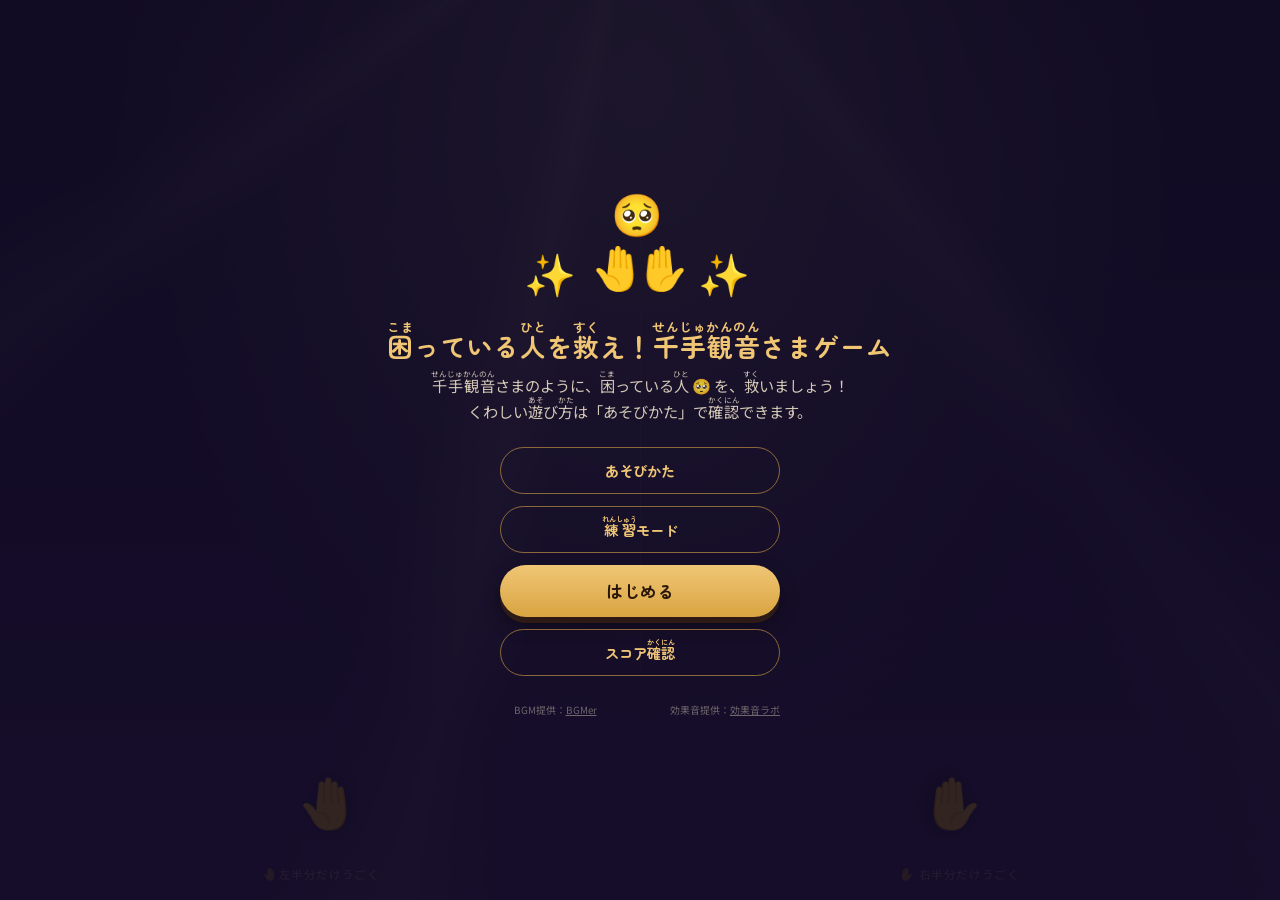
<file: index.html>
<!DOCTYPE html>
<html lang="ja">
<head>

<!-- Google tag (gtag.js) -->
<script async src="https://www.googletagmanager.com/gtag/js?id=G-M7HT9E8ZNC"></script>
<script>
  window.dataLayer = window.dataLayer || [];
  function gtag(){dataLayer.push(arguments);}
  gtag('js', new Date());

  gtag('config', 'G-M7HT9E8ZNC');
</script>

<meta charset="UTF-8">
<meta name="viewport" content="width=device-width, initial-scale=1, maximum-scale=1, user-scalable=no, viewport-fit=cover">
<title>困っている人を救え！千手観音さまゲーム ｜ 千手観音まつり</title>
<link rel="preconnect" href="https://fonts.googleapis.com">
<link rel="preconnect" href="https://fonts.gstatic.com" crossorigin>
<link href="https://fonts.googleapis.com/css2?family=Zen+Maru+Gothic:wght@400;700&family=Noto+Sans+JP:wght@400;700&display=swap" rel="stylesheet">
<link rel="stylesheet" href="css/style.css">
</head>
<body class="game-page">
<div id="app">
  <div id="hud" class="hidden">
    <div class="hud-box"><span class="hud-label">のこり時間</span><span id="timer">42</span>秒</div>
    <button class="hud-btn" id="abort-btn">中断して<br>最初にもどる</button>
  </div>

  <div id="demo-hud" class="hidden">
    <div class="demo-badge"><ruby>練習<rt>れんしゅう</rt></ruby>モード</div>
    <button class="btn demo-exit-btn" id="demo-exit-btn"><ruby>練習<rt>れんしゅう</rt></ruby>モードを<br><ruby>終了<rt>しゅうりょう</rt></ruby>してもどる</button>
  </div>

  <div id="score-display" class="hidden">
    <span class="score-label"><ruby>救<rt>すく</rt></ruby>った<ruby>人数<rt>にんずう</rt></ruby></span>
    <span id="score">0</span>
  </div>

  <div id="stage">
    <div id="midline"></div>
    <div class="zone-hint" id="hint-left"><span class="emoji-rot emoji-rot-left">🫲</span> 左半分だけうごく</div>
    <div class="zone-hint" id="hint-right"><span class="emoji-rot emoji-rot-right">🫲</span> 右半分だけうごく</div>
    <div class="hand" id="hand-left">🫲</div>
    <div class="hand" id="hand-right">🫲</div>
  </div>

  <!-- TOP画面 -->
  <div class="overlay" id="start-screen">
    <div class="big-emoji-row">🥺<br>✨<span class="emoji-rot emoji-rot-left">🫲</span><span class="emoji-rot emoji-rot-right">🫲</span>✨</div>
    <h1><ruby>困<rt>こま</rt></ruby>っている<ruby>人<rt>ひと</rt></ruby>を<ruby>救<rt>すく</rt></ruby>え！<ruby>千手観音<rt>せんじゅかんのん</rt></ruby>さまゲーム</h1>
    <div class="sub">
      <ruby>千手観音<rt>せんじゅかんのん</rt></ruby>さまのように、<ruby>困<rt>こま</rt></ruby>っている<ruby>人<rt>ひと</rt></ruby> 🥺 を、<ruby>救<rt>すく</rt></ruby>いましょう！<br>
      くわしい<ruby>遊<rt>あそ</rt></ruby>び<ruby>方<rt>かた</rt></ruby>は「あそびかた」で<ruby>確認<rt>かくにん</rt></ruby>できます。
    </div>
    <div class="menu-buttons">
      <a class="btn btn-secondary" href="how-to-play.html">あそびかた</a>
      <button class="btn btn-secondary" id="demo-btn"><ruby>練習<rt>れんしゅう</rt></ruby>モード</button>
      <button class="btn" id="start-btn">はじめる</button>
      <button class="btn btn-secondary" id="score-btn">スコア<ruby>確認<rt>かくにん</rt></ruby></button>
    </div>
    <div class="credit-row">
      <div class="credit-col">BGM提供：<a href="https://bgmer.net/" target="_blank" rel="noopener">BGMer</a></div>
      <div class="credit-col">効果音提供：<a href="https://soundeffect-lab.info/" target="_blank" rel="noopener">効果音ラボ</a></div>
    </div>
  </div>

  <!-- 結果画面 -->
  <div class="overlay hidden" id="end-screen">
    <div class="result-score" id="final-score">0</div>
    <div class="result-label"><ruby>人<rt>にん</rt></ruby>を<ruby>救<rt>すく</rt></ruby>いました</div>
    <div class="lore">
      <p>
        <ruby>大崎市田尻総合支所<rt>おおさきしたじりそうごうししょ</rt></ruby>に<ruby>展示<rt>てんじ</rt></ruby>されている<ruby>木造千手観音坐像<rt>もくぞうせんじゅかんのんざぞう</rt></ruby>を、
        <ruby>実際<rt>じっさい</rt></ruby>に<ruby>見<rt>み</rt></ruby>てみよう！
      </p>
      <p>
        ↓にニックネームを<ruby>入力<rt>にゅうりょく</rt></ruby>して<ruby>保存<rt>ほぞん</rt></ruby>すると、スコアランキングに<ruby>参加<rt>さんか</rt></ruby>できるよ。
      </p>
    </div>
    <div class="save-score-row">
      <input type="text" id="name-input" maxlength="10" placeholder="ニックネーム（10文字まで）">
      <button class="btn save-btn" id="save-score-btn"><ruby>保存<rt>ほぞん</rt></ruby></button>
    </div>
    <div class="save-note hidden" id="save-note"><ruby>保存<rt>ほぞん</rt></ruby>しました！</div>
    <button class="btn btn-secondary" id="retry-btn">トップにもどる</button>
  </div>

  <!-- スコア確認画面 -->
  <div class="overlay hidden" id="score-screen">
    <h1>スコアランキング</h1>
    <div class="sub">この端末のブラウザに保存された記録です</div>
    <ol class="score-list hidden" id="score-list"></ol>
    <div class="score-empty hidden" id="score-empty">まだ<ruby>記録<rt>きろく</rt></ruby>がありません</div>
    <button class="btn" id="score-close-btn">トップにもどる</button>
    <button class="link-small" id="clear-scores-btn">記録を全部消す</button>
  </div>
</div>

<script src="js/storage.js"></script>
<script src="js/game.js"></script>
</body>
</html>
</file>
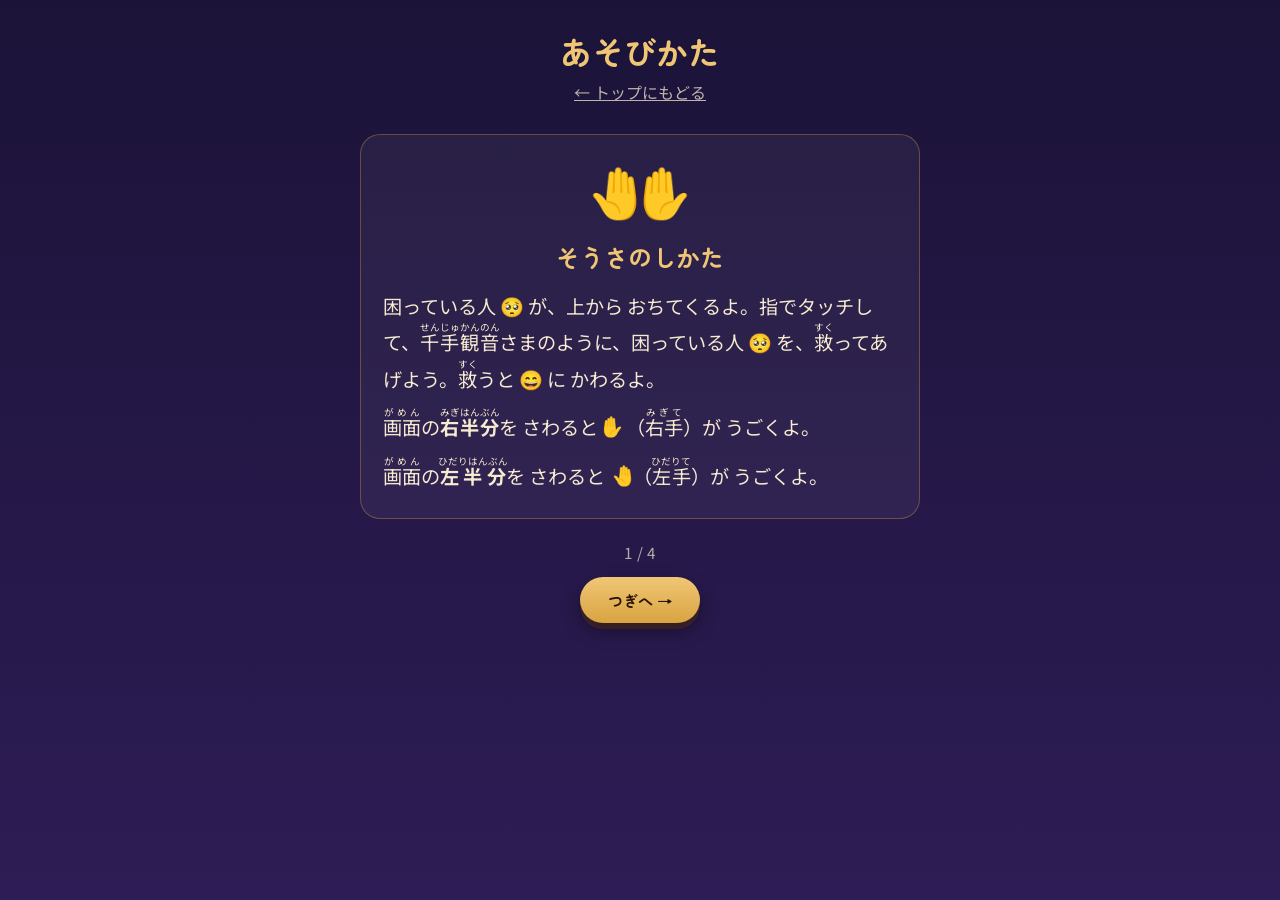
<file: how-to-play.html>
<!DOCTYPE html>
<html lang="ja">
<head>
<meta charset="UTF-8">
<meta name="viewport" content="width=device-width, initial-scale=1, viewport-fit=cover">
<title>あそびかた ｜ 困っている人を救え！千手観音ゲーム</title>
<link rel="preconnect" href="https://fonts.googleapis.com">
<link rel="preconnect" href="https://fonts.gstatic.com" crossorigin>
<link href="https://fonts.googleapis.com/css2?family=Zen+Maru+Gothic:wght@400;700&family=Noto+Sans+JP:wght@400;700&display=swap" rel="stylesheet">
<link rel="stylesheet" href="css/style.css">
</head>
<body class="howto-page">
<div class="howto-wrap">
  <h1 class="howto-title">あそびかた</h1>
  <a class="howto-back" href="index.html">← トップにもどる</a>

  <div class="howto-slides">
    <section class="howto-section howto-slide" data-slide="0">
      <div class="icon-row"><span class="emoji-rot emoji-rot-left">🫲</span><span class="emoji-rot emoji-rot-right">🫲</span></div>
      <h2>そうさのしかた</h2>
      <p>困っている人 🥺 が、上から おちてくるよ。指でタッチして、<ruby>千手観音<rt>せんじゅかんのん</rt></ruby>さまのように、困っている人 🥺 を、<ruby>救<rt>すく</rt></ruby>ってあげよう。<ruby>救<rt>すく</rt></ruby>うと 😄 に かわるよ。</p>
      <p><ruby>画面<rt>がめん</rt></ruby>の<ruby><strong>右半分</strong><rt>みぎはんぶん</rt></ruby>を さわると <span class="emoji-rot emoji-rot-right">🫲</span>（<ruby>右手<rt>みぎて</rt></ruby>）が うごくよ。</p>
      <p><ruby>画面<rt>がめん</rt></ruby>の<ruby><strong>左半分</strong><rt>ひだりはんぶん</rt></ruby>を さわると <span class="emoji-rot emoji-rot-left">🫲</span>（<ruby>左手<rt>ひだりて</rt></ruby>）が うごくよ。</p>
    </section>

    <section class="howto-section howto-slide bad" data-slide="1">
      <div class="icon-row">😈</div>
      <h2>😈 に ちゅういしよう！</h2>
      <p>😈 を タッチしてしまうと、<span class="emoji-rot emoji-rot-left">🫲</span><span class="emoji-rot emoji-rot-right">🫲</span>が <strong>少しの<ruby>間<rt>あいだ</rt></ruby> しびれて</strong> うごかせなくなるよ。</p>
      <p>🥺 と まちがえないように、よく見て うまく よけてね！</p>
    </section>

    <section class="howto-section howto-slide good" data-slide="2">
      <div class="icon-row">🪷</div>
      <h2>🪷 は ラッキーアイテム！</h2>
      <p><ruby>運<rt>うん</rt></ruby>が よければ おちてくる 🪷（はすの花）を タッチすると、<ruby>救<rt>すく</rt></ruby>った<ruby>人数<rt>にんずう</rt></ruby>が <strong><ruby>一気<rt>いっき</rt></ruby>に 10人 プラス</strong>されるよ！</p>
      <p><ruby>高得点<rt>こうとくてん</rt></ruby>のチャンス！見つけたら ぜったい のがさないでね！</p>
    </section>

    <section class="howto-section howto-slide" data-slide="3">
      <div class="icon-row">⏱️</div>
      <h2><ruby>制限時間<rt>せいげんじかん</rt></ruby></h2>
      <p><ruby>制限時間<rt>せいげんじかん</rt></ruby>は <strong>42<ruby>秒<rt>びょう</rt></ruby></strong>。<ruby>木造千手観音坐像<rt>もくぞうせんじゅかんのんざぞう</rt></ruby>の 手の数「42本」に ちなんだ <ruby>秒数<rt>びょうすう</rt></ruby>だよ。</p>
      <p><ruby>時間切<rt>じかんぎ</rt></ruby>れになるまでに、なるべく たくさんの 困っている人 🥺 を <ruby>救<rt>すく</rt></ruby>おう！</p>
    </section>
  </div>

  <div class="howto-nav">
    <div class="howto-progress" id="howto-progress">1 / 4</div>
    <div class="howto-nav-buttons">
      <button class="btn btn-secondary hidden" id="howto-prev">← もどる</button>
      <button class="btn" id="howto-next">つぎへ →</button>
    </div>
    <a class="btn hidden" href="index.html" id="howto-finish">トップにもどって あそぶ</a>
  </div>
</div>

<script src="js/howto.js"></script>
</body>
</html>
</file>
<file: css/style.css>
/*
  style.css
  ------------------------------------------------------
  色の数値は上のほうにまとめてあります(:root の中)。
  配色を変えたいときは、まずここの色コードを変更してみてください。
------------------------------------------------------ */

:root{
  --night-deep:#1b1338;
  --night-mid:#2d1c55;
  --night-light:#3c2566;
  --gold:#d9a441;
  --gold-bright:#f0c675;
  --ray-color:255,241,214; /* R,G,B の数値だけ(光芒の色) */
  --crimson:#b1392c;
  --cream:#f6ead0;
  --font-display: "Zen Maru Gothic", "Hiragino Maru Gothic ProN", sans-serif;
  --font-body: "Noto Sans JP", "Hiragino Sans", "Yu Gothic", sans-serif;
}

*{box-sizing:border-box; -webkit-tap-highlight-color:transparent;}

html,body{
  margin:0; padding:0; height:100%;
  background:var(--night-deep);
  font-family:var(--font-body);
  color:var(--cream);
}

/* 見出し・ボタンなど、目を引かせたい文字には display フォントを使う */
h1, h2,
.btn, .btn-secondary,
.result-score, #score,
.howto-title, .big-emoji-row{
  font-family:var(--font-display);
}

/* =========================================================
   ゲーム画面(index.html)
========================================================= */

body.game-page{
  overflow:hidden;
  touch-action:none;
  user-select:none;
}

#app{
  position:relative;
  width:100%;
  height:100vh;
  height:100dvh;
  overflow:hidden;
  background:
    radial-gradient(ellipse at 50% 8%, rgba(var(--ray-color),0.35), transparent 60%),
    linear-gradient(180deg, var(--night-deep) 0%, var(--night-mid) 50%, var(--night-light) 100%);
}

/* 薄明光線(光芒)。上のほうを光源にして、ゆっくり回る帯を重ねている */
#app::before{
  content:"";
  position:absolute;
  top:-60%; left:-50%;
  width:200%; height:200%;
  background:conic-gradient(from 0deg at 50% 22%,
    transparent 0deg,  rgba(var(--ray-color),0.20) 4deg,  transparent 11deg,
    transparent 40deg, rgba(var(--ray-color),0.14) 45deg, transparent 52deg,
    transparent 88deg, rgba(var(--ray-color),0.18) 93deg, transparent 100deg,
    transparent 138deg,rgba(var(--ray-color),0.12) 143deg,transparent 150deg,
    transparent 188deg,rgba(var(--ray-color),0.16) 193deg,transparent 200deg,
    transparent 228deg,rgba(var(--ray-color),0.13) 233deg,transparent 240deg,
    transparent 278deg,rgba(var(--ray-color),0.17) 283deg,transparent 290deg,
    transparent 328deg,rgba(var(--ray-color),0.11) 333deg,transparent 340deg,
    transparent 360deg
  );
  mix-blend-mode:screen;
  opacity:0.85;
  pointer-events:none;
  animation:rayRotate 100s linear infinite;
  z-index:0;
}
@keyframes rayRotate{
  from{ transform:rotate(0deg); }
  to{ transform:rotate(360deg); }
}

/* ---- HUD(通常モード) ---- */
#hud{
  position:absolute; top:0; left:0; right:0;
  display:flex; justify-content:space-between; align-items:center;
  padding:14px 18px 10px;
  z-index:20;
}
.hud-box{
  background:rgba(22,15,46,0.55);
  border:1px solid rgba(217,164,65,0.4);
  border-radius:14px;
  padding:6px 16px;
  font-weight:700;
  letter-spacing:0.02em;
  backdrop-filter:blur(2px);
}
#timer{color:var(--gold-bright); font-size:1.3rem; min-width:64px; text-align:center; transition:color 0.2s;}
#timer.timer-urgent{ color:#ff4d4d; }
.hud-label{font-size:0.65rem; font-weight:400; opacity:0.75; display:block; margin-bottom:1px;}

.hud-btn{
  background:rgba(177,57,44,0.35);
  border:1px solid rgba(255,140,66,0.55);
  color:var(--cream);
  font-size:0.72rem;
  font-weight:700;
  line-height:1.35;
  border-radius:12px;
  padding:8px 14px;
  text-align:center;
  cursor:pointer;
  backdrop-filter:blur(2px);
}
.hud-btn:active{ background:rgba(177,57,44,0.55); }

/* ---- HUD(デモモード) ---- */
#demo-hud{
  position:absolute; top:0; left:0; right:0;
  display:flex; justify-content:space-between; align-items:center;
  padding:14px 18px 10px;
  z-index:20;
}
.demo-badge{
  background:rgba(43,23,80,0.55);
  border:1px solid rgba(217,164,65,0.4);
  border-radius:12px;
  padding:8px 16px;
  font-size:0.78rem;
  font-weight:700;
  color:var(--gold-bright);
  letter-spacing:0.05em;
  backdrop-filter:blur(2px);
}
.demo-exit-btn{
  font-size:0.85rem;
  line-height:1.3;
  padding:12px 22px;
}

/* ---- 中央の「救った人数」表示 ---- */
#score-display{
  position:absolute;
  top:50%; left:50%;
  transform:translate(-50%,-50%);
  text-align:center;
  z-index:15;
  pointer-events:none;
}
.score-label{
  display:block;
  font-size:0.85rem;
  letter-spacing:0.06em;
  color:var(--cream);
  opacity:0.7;
  margin-bottom:2px;
}
#score{
  display:block;
  font-size:5rem;
  font-weight:700;
  color:var(--gold-bright);
  text-shadow:0 3px 16px rgba(0,0,0,0.65), 0 0 24px rgba(217,164,65,0.35);
  line-height:1;
}

/* ---- ステージ(手と落下物) ---- */
#stage{
  position:absolute; inset:0;
  z-index:1;
}
#midline{
  position:absolute; top:0; bottom:0; left:50%;
  width:1px;
  background:linear-gradient(180deg, transparent, rgba(246,234,208,0.12), transparent);
}

.target{
  position:absolute;
  font-size:2.1rem;
  line-height:1;
  transform:translate(-50%,-50%);
  filter:drop-shadow(0 2px 6px rgba(0,0,0,0.5));
  will-change:top;
}
.target.caught{
  animation:pop 0.28s ease-out forwards;
}
@keyframes pop{
  0%{transform:translate(-50%,-50%) scale(1); opacity:1;}
  100%{transform:translate(-50%,-50%) scale(1.8); opacity:0;}
}

.target.target-devil{
  filter:drop-shadow(0 2px 8px rgba(220,40,40,0.65));
}
.target.hit-devil{
  animation:hitpop 0.3s ease-out forwards;
}
@keyframes hitpop{
  0%{transform:translate(-50%,-50%) scale(1); opacity:1;}
  100%{transform:translate(-50%,-50%) scale(1.6) rotate(15deg); opacity:0;}
}

.target.target-lotus{
  filter:drop-shadow(0 2px 10px rgba(255,182,213,0.85)) drop-shadow(0 0 14px rgba(217,164,65,0.6));
}
.target.caught-lotus{
  animation:lotuspop 0.4s ease-out forwards;
}
@keyframes lotuspop{
  0%{transform:translate(-50%,-50%) scale(1); opacity:1;}
  60%{transform:translate(-50%,-50%) scale(2.1); opacity:0.9;}
  100%{transform:translate(-50%,-50%) scale(2.6); opacity:0;}
}

.hand{
  position:absolute;
  bottom:8%;
  font-size:3rem;
  line-height:1;
  /* 右手も左手も同じ🫲の絵文字を使い、右手はそのまま回転、
     左手は左右反転(scaleX)してから回転することで、
     絵文字の種類によるデザインの違い(端末差)を避けている */
  transform:translate(-50%,0) scaleX(var(--flip, 1)) rotate(90deg);
  filter:drop-shadow(0 4px 8px rgba(0,0,0,0.5));
  transition:left 0.05s linear;
}
#hand-left{ --flip: -1; }
.hand.catch-pulse{
  animation:pulse 0.25s ease-out;
}
@keyframes pulse{
  0%{transform:translate(-50%,0) scaleX(var(--flip,1)) rotate(90deg) scale(1.3);}
  100%{transform:translate(-50%,0) scaleX(var(--flip,1)) rotate(90deg) scale(1);}
}
.hand.numb{
  filter:grayscale(0.85) brightness(0.65) drop-shadow(0 0 10px rgba(60,60,90,0.7));
  animation:shake 0.175s ease-in-out infinite;
}
@keyframes shake{
  0%,100%{ margin-left:0; }
  25%{ margin-left:-3px; }
  75%{ margin-left:3px; }
}

.zone-hint{
  position:absolute;
  bottom:2%;
  width:50%;
  text-align:center;
  font-size:0.72rem;
  color:rgba(246,234,208,0.55);
  letter-spacing:0.05em;
}
#hint-left{left:0;}
#hint-right{left:50%;}

/* ---- オーバーレイ画面共通(TOP・結果・スコア確認) ---- */
.overlay{
  position:absolute; inset:0;
  display:flex; flex-direction:column; align-items:center; justify-content:center;
  text-align:center;
  padding:32px 24px;
  background:rgba(16,10,32,0.86);
  z-index:50;
  overflow-y:auto;
}
.overlay h1{
  font-size:1.6rem;
  margin:0 0 6px;
  color:var(--gold-bright);
  letter-spacing:0.02em;
}
.overlay .sub{
  font-size:0.95rem;
  color:var(--cream);
  opacity:0.85;
  margin-bottom:22px;
  line-height:1.7;
}
.big-emoji-row{font-size:2.6rem; margin-bottom:18px; letter-spacing:6px;}

.menu-buttons{
  display:flex;
  flex-direction:column;
  align-items:stretch;
  width:100%;
  max-width:280px;
  gap:12px;
}

.btn{
  background:linear-gradient(180deg, var(--gold-bright), var(--gold));
  color:#2a1608;
  font-weight:700;
  font-size:1.05rem;
  border:none;
  border-radius:999px;
  padding:14px 40px;
  box-shadow:0 6px 0 rgba(90,50,10,0.4), 0 8px 18px rgba(0,0,0,0.4);
  cursor:pointer;
  text-decoration:none;
  display:inline-block;
}
.btn:active{ transform:translateY(3px); box-shadow:0 3px 0 rgba(90,50,10,0.4);}
.btn-secondary{
  background:transparent;
  color:var(--gold-bright);
  border:1.5px solid rgba(217,164,65,0.6);
  box-shadow:none;
  font-size:0.9rem;
  padding:12px 32px;
}
.btn-secondary:active{ transform:translateY(2px); background:rgba(217,164,65,0.12); }

.result-score{
  font-size:2.6rem;
  font-weight:700;
  color:var(--gold-bright);
  margin-bottom:4px;
}
.result-label{font-size:0.85rem; opacity:0.8; margin-bottom:20px;}
.lore{
  max-width:320px;
  font-size:0.86rem;
  line-height:1.85;
  color:var(--cream);
  opacity:0.92;
  border-top:1px solid rgba(217,164,65,0.35);
  border-bottom:1px solid rgba(217,164,65,0.35);
  padding:16px 4px;
  margin-bottom:22px;
}

/* ---- スコア保存欄(結果画面) ---- */
.save-score-row{
  display:flex;
  gap:8px;
  width:100%;
  max-width:300px;
  margin-bottom:10px;
}
#name-input{
  flex:1;
  min-width:0;
  border-radius:10px;
  border:1px solid rgba(217,164,65,0.5);
  background:rgba(255,255,255,0.06);
  color:var(--cream);
  padding:10px 12px;
  font-size:0.95rem;
}
#name-input::placeholder{ color:rgba(246,234,208,0.45); }
.save-btn{
  padding:10px 18px;
  font-size:0.9rem;
  white-space:nowrap;
}
.save-note{
  font-size:0.85rem;
  color:var(--gold-bright);
  margin-bottom:14px;
}

/* ---- スコア確認画面 ---- */
.score-list{
  list-style:none;
  padding:0;
  margin:0 0 20px;
  width:100%;
  max-width:320px;
  text-align:left;
}
.score-list li{
  display:flex;
  align-items:baseline;
  gap:10px;
  padding:9px 14px;
  border-radius:10px;
  background:rgba(255,255,255,0.05);
  margin-bottom:6px;
}
.score-list li .rank{
  font-weight:700;
  color:var(--gold-bright);
  min-width:1.6em;
}
.score-list li .name{
  flex:1;
  overflow:hidden;
  text-overflow:ellipsis;
  white-space:nowrap;
}
.score-list li .num{
  font-weight:700;
  color:var(--gold-bright);
}
.score-empty{
  font-size:0.85rem;
  opacity:0.7;
  margin-bottom:20px;
}
.link-small{
  font-size:0.78rem;
  color:rgba(246,234,208,0.6);
  margin-top:14px;
  text-decoration:underline;
  background:none;
  border:none;
  cursor:pointer;
}

.hidden{display:none !important;}

/* 🫱🫲を手のひらとして表示するための共通クラス
   (左手位置=🫱を反時計回り / 右手位置=🫲を時計回り) */
.emoji-rot{
  display:inline-block;
  transform:scaleX(var(--flip, 1)) rotate(90deg);
}
.emoji-rot-left{ --flip: -1; }

/* ---- 音源クレジット(TOP画面下部・控えめに表示) ---- */
.credit-row{
  display:flex;
  gap:20px;
  width:100%;
  max-width:320px;
  margin-top:26px;
  font-size:0.62rem;
  line-height:1.6;
  color:rgba(246,234,208,0.4);
  text-align:center;
}
.credit-col{ flex:1; min-width:0; }
.credit-col a{
  color:inherit;
  text-decoration:underline;
  word-break:break-all;
}

/* =========================================================
   あそびかたページ(how-to-play.html)
========================================================= */
body.howto-page{
  background:linear-gradient(180deg, var(--night-deep) 0%, var(--night-mid) 100%);
  min-height:100%;
  padding:28px 20px 60px;
}
.howto-wrap{
  max-width:560px;
  margin:0 auto;
}
.howto-title{
  font-size:2rem;
  color:var(--gold-bright);
  text-align:center;
  margin:0 0 6px;
}
.howto-back{
  display:block;
  text-align:center;
  color:var(--cream);
  opacity:0.75;
  font-size:1rem;
  text-decoration:underline;
  margin-bottom:30px;
}
.howto-section{
  background:rgba(255,255,255,0.05);
  border:1px solid rgba(217,164,65,0.35);
  border-radius:20px;
  padding:24px 22px;
  margin-bottom:22px;
}
.howto-slide{ display:none; }
.howto-slide.active{ display:block; }
.howto-section .icon-row{
  font-size:3rem;
  text-align:center;
  margin-bottom:10px;
}
.howto-section h2{
  font-size:1.5rem;
  color:var(--gold-bright);
  text-align:center;
  margin:0 0 14px;
}
.howto-section p{
  font-size:1.2rem;
  line-height:1.9;
  margin:0 0 10px;
}
.howto-section p:last-child{ margin-bottom:0; }
.howto-section.good{ border-color:rgba(255,182,213,0.6); }
.howto-section.bad{ border-color:rgba(220,90,80,0.6); }

.howto-nav{
  display:flex;
  flex-direction:column;
  align-items:center;
  gap:14px;
  margin-top:6px;
}
.howto-progress{
  font-size:0.95rem;
  opacity:0.7;
  letter-spacing:0.05em;
}
.howto-nav-buttons{
  display:flex;
  gap:14px;
  justify-content:center;
  width:100%;
}
.howto-nav-buttons .btn,
.howto-nav-buttons .btn-secondary{
  padding:12px 28px;
  font-size:0.95rem;
}
#howto-finish{
  width:100%;
  max-width:280px;
  text-align:center;
}
</file>
